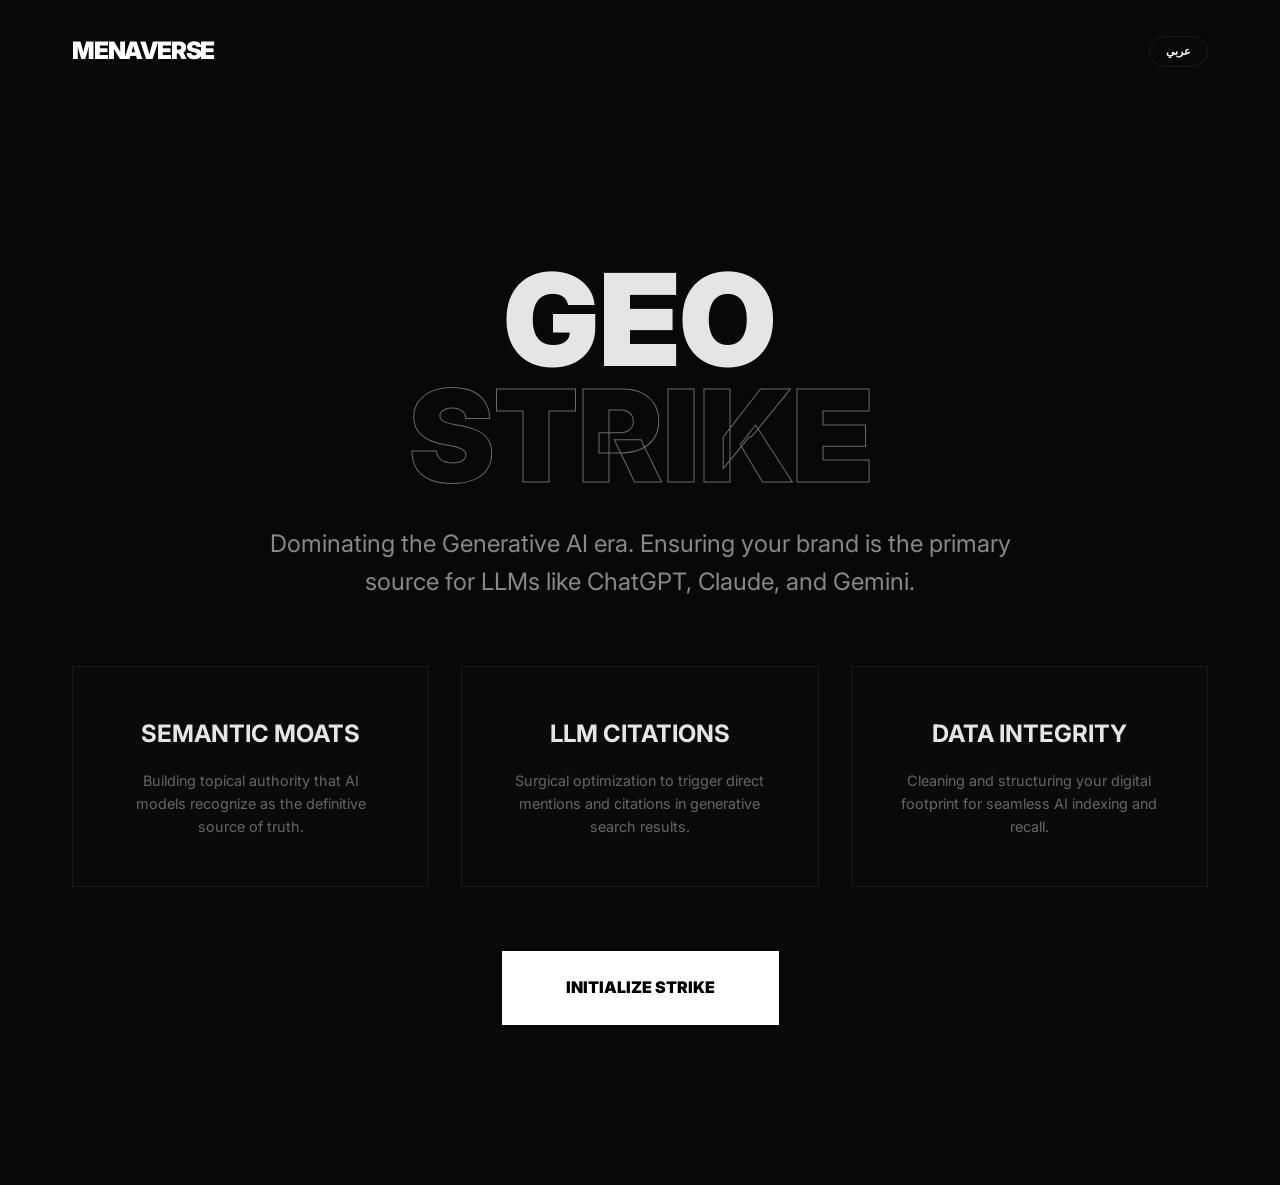
<file: geo-strike.html>
<!DOCTYPE html>
<html lang="en" dir="ltr">
<head>
    <meta charset="UTF-8">
    <meta name="viewport" content="width=device-width, initial-scale=1.0">
    <title>GEO STRIKE | Generative Engine Optimization | MenaVerse</title>
    <link href="https://fonts.googleapis.com/css2?family=Inter:wght@300;400;600;800;900&family=Cairo:wght@300;400;700;900&display=swap" rel="stylesheet">
    <style>
        :root {
            --bg-color: #080808;
            --text-color: #E5E5E5;
            --accent: #ffffff;
            --transition: all 0.4s cubic-bezier(0.16, 1, 0.3, 1);
        }
        * { margin: 0; padding: 0; box-sizing: border-box; }
        body { background-color: var(--bg-color); color: var(--text-color); font-family: 'Inter', sans-serif; line-height: 1.6; overflow-x: hidden; }
        body.font-arabic { font-family: 'Cairo', sans-serif; }
        .container { max-width: 1200px; margin: 0 auto; padding: 0 2rem; }
        nav { padding: 2rem 0; display: flex; justify-content: space-between; align-items: center; }
        .logo { font-weight: 900; font-size: 1.5rem; letter-spacing: -0.05em; text-decoration: none; color: white; }
        .hero { padding: 10rem 0; text-align: center; }
        h1 { font-size: clamp(3rem, 10vw, 8rem); font-weight: 900; line-height: 0.9; margin-bottom: 2rem; text-transform: uppercase; }
        .stroke-text { -webkit-text-stroke: 1px rgba(255, 255, 255, 0.4); color: transparent; }
        .desc { font-size: 1.5rem; color: #888; max-width: 800px; margin: 0 auto 4rem; }
        .grid { display: grid; grid-template-columns: repeat(auto-fit, minmax(300px, 1fr)); gap: 2rem; margin-top: 4rem; }
        .card { padding: 3rem; border: 1px solid #1a1a1a; background: #0a0a0a; transition: var(--transition); }
        .card:hover { border-color: white; transform: translateY(-10px); }
        .card h3 { font-size: 1.5rem; margin-bottom: 1rem; text-transform: uppercase; }
        .card p { color: #666; font-size: 0.9rem; }
        .cta-btn { display: inline-block; padding: 1.5rem 4rem; background: white; color: black; text-decoration: none; font-weight: 900; text-transform: uppercase; margin-top: 4rem; transition: var(--transition); }
        .cta-btn:hover { background: #888; color: white; }
        .lang-btn { background: transparent; border: 1px solid #1a1a1a; color: white; padding: 0.5rem 1rem; border-radius: 99px; cursor: pointer; font-weight: 800; font-size: 0.7rem; }
    </style>
</head>
<body>
    <div class="container">
        <nav>
            <a href="index.html" class="logo">MENAVERSE</a>
            <div>
                <button class="lang-btn" onclick="toggleLang()" id="lang-btn">AR</button>
            </div>
        </nav>

        <section class="hero">
            <h1 id="title">GEO<br><span class="stroke-text">STRIKE</span></h1>
            <p class="desc" id="desc">Dominating the Generative AI era. Ensuring your brand is the primary source for LLMs like ChatGPT, Claude, and Gemini.</p>
            
            <div class="grid">
                <div class="card">
                    <h3 id="c1-t">Semantic Moats</h3>
                    <p id="c1-d">Building topical authority that AI models recognize as the definitive source of truth.</p>
                </div>
                <div class="card">
                    <h3 id="c2-t">LLM Citations</h3>
                    <p id="c2-d">Surgical optimization to trigger direct mentions and citations in generative search results.</p>
                </div>
                <div class="card">
                    <h3 id="c3-t">Data Integrity</h3>
                    <p id="c3-d">Cleaning and structuring your digital footprint for seamless AI indexing and recall.</p>
                </div>
            </div>

            <a href="https://wa.me/201558058813" class="cta-btn" id="cta">Initialize Strike</a>
        </section>
    </div>

    <script>
        const t = {
            en: {
                title: 'GEO<br><span class="stroke-text">STRIKE</span>',
                desc: 'Dominating the Generative AI era. Ensuring your brand is the primary source for LLMs like ChatGPT, Claude, and Gemini.',
                c1t: 'Semantic Moats', c1d: 'Building topical authority that AI models recognize as the definitive source of truth.',
                c2t: 'LLM Citations', c2d: 'Surgical optimization to trigger direct mentions and citations in generative search results.',
                c3t: 'Data Integrity', c3d: 'Cleaning and structuring your digital footprint for seamless AI indexing and recall.',
                cta: 'Initialize Strike'
            },
            ar: {
                title: 'هجمة<br><span class="stroke-text">الـ GEO</span>',
                desc: 'الهيمنة في عصر الذكاء الاصطناعي التوليدي. بنضمن إن براندك يكون المصدر الأساسي لنماذج ChatGPT و Claude و Gemini.',
                c1t: 'الخنادق الدلالية', c1d: 'بناء سلطة موضوعية بتخلي نماذج الـ AI تعتمد عليك كمرجع نهائي للمعلومة.',
                c2t: 'اقتباسات الـ LLM', c2d: 'تحسين دقيق بيخلي الـ AI يذكر اسمك ويحط روابط موقعك في إجاباته.',
                c3t: 'سلامة البيانات', c3d: 'تنظيم وهيكلة بصمتك الرقمية عشان الـ AI يقدر يفهمها ويسترجعها بسهولة.',
                cta: 'ابدأ الهجوم'
            }
        };

        let lang = localStorage.getItem('preferredLang') || 'en';

        function toggleLang() {
            lang = lang === 'en' ? 'ar' : 'en';
            localStorage.setItem('preferredLang', lang);
            render();
        }

        function render() {
            const content = t[lang];
            const isAr = lang === 'ar';
            document.body.dir = isAr ? 'rtl' : 'ltr';
            document.body.classList.toggle('font-arabic', isAr);
            
            document.getElementById('title').innerHTML = content.title;
            document.getElementById('desc').innerText = content.desc;
            document.getElementById('c1-t').innerText = content.c1t;
            document.getElementById('c1-d').innerText = content.c1d;
            document.getElementById('c2-t').innerText = content.c2t;
            document.getElementById('c2-d').innerText = content.c2d;
            document.getElementById('c3-t').innerText = content.c3t;
            document.getElementById('c3-d').innerText = content.c3d;
            document.getElementById('cta').innerText = content.cta;
            document.getElementById('lang-btn').innerText = isAr ? 'EN' : 'عربي';
        }

        render();
    </script>
</body>
</html>
</file>
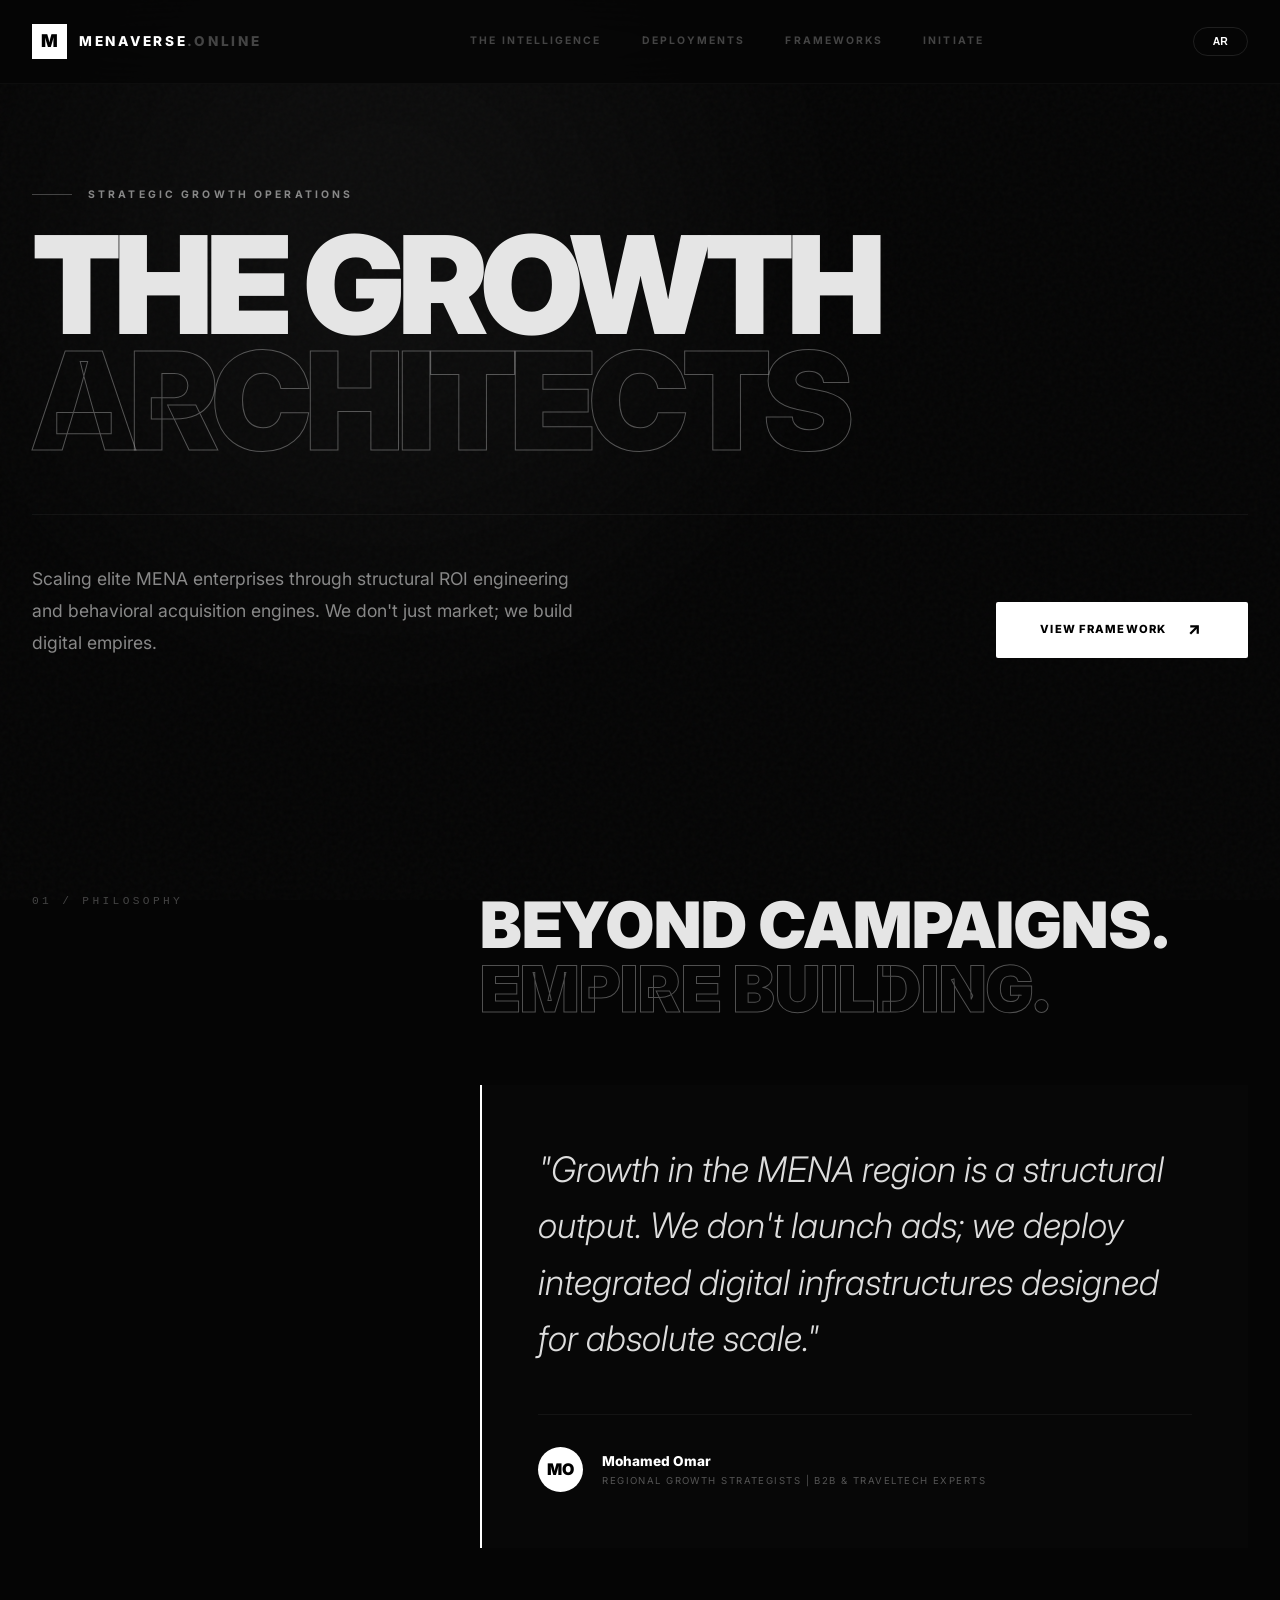
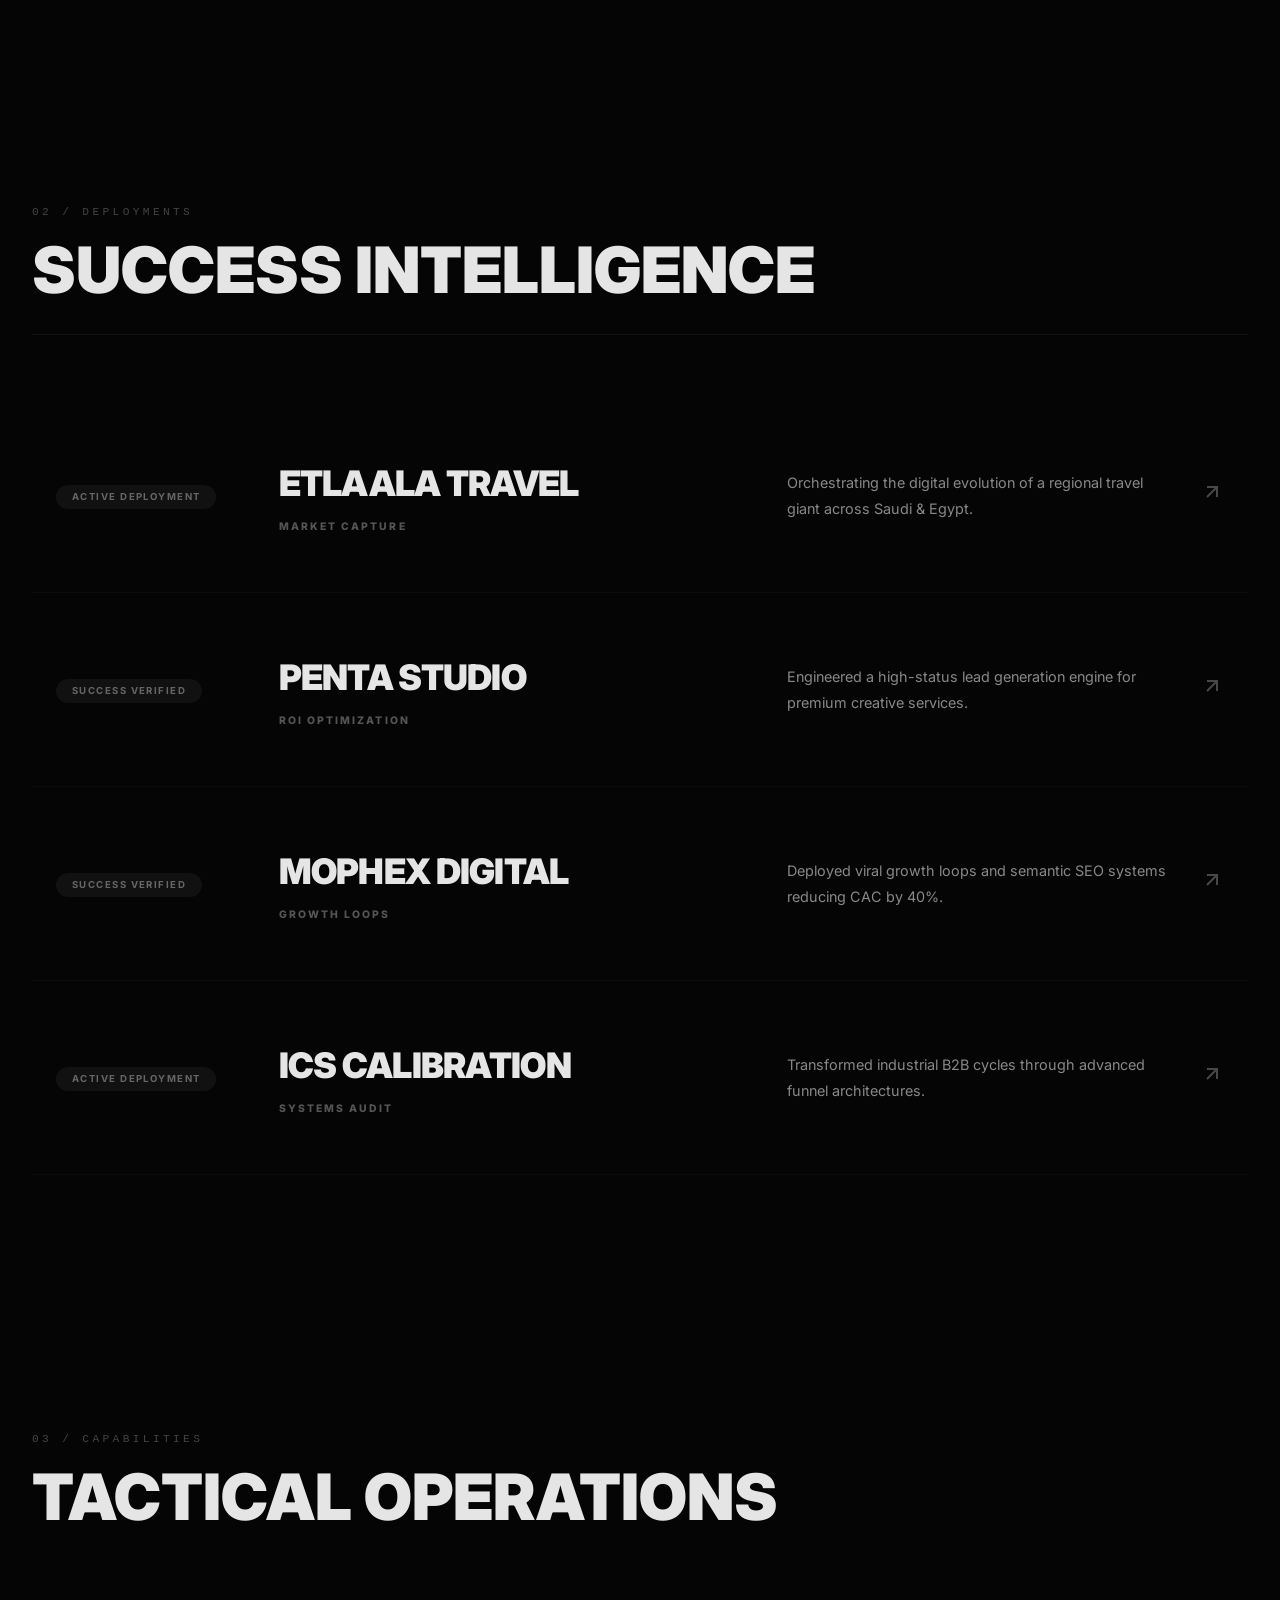
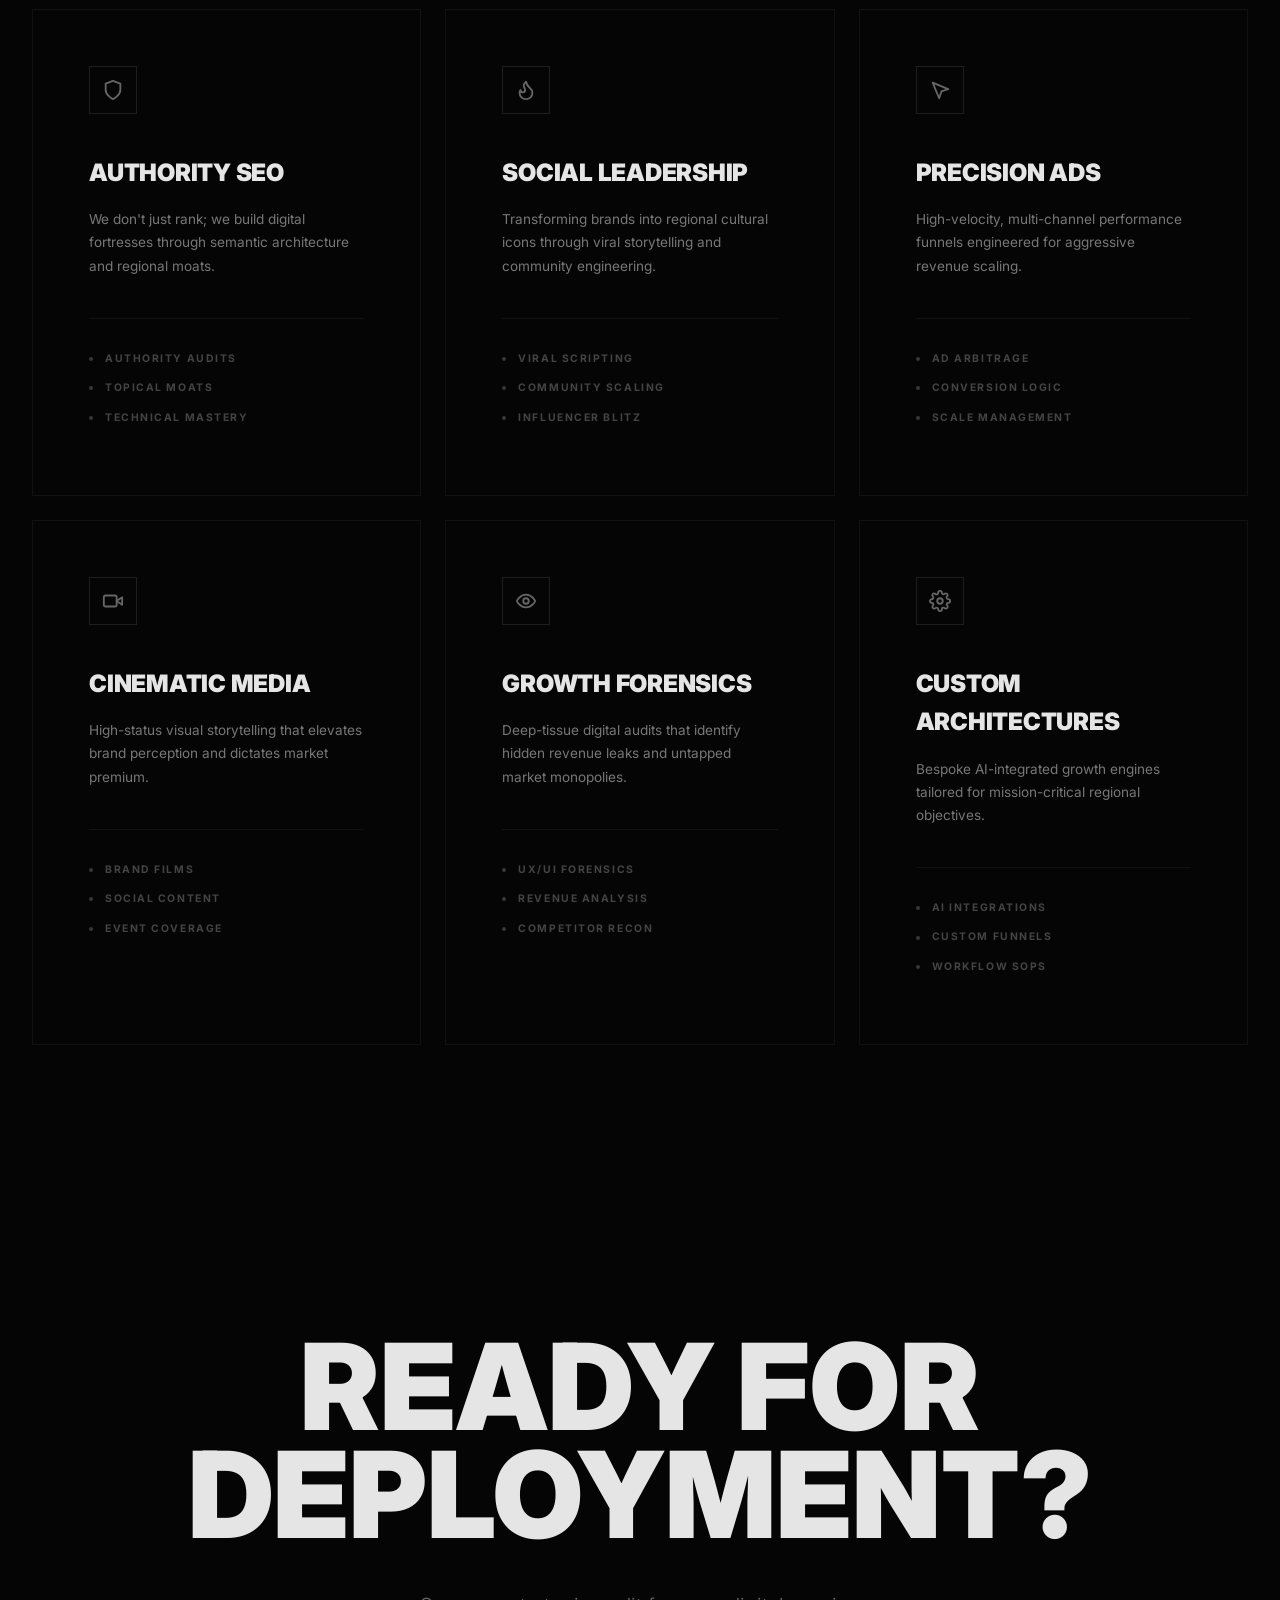
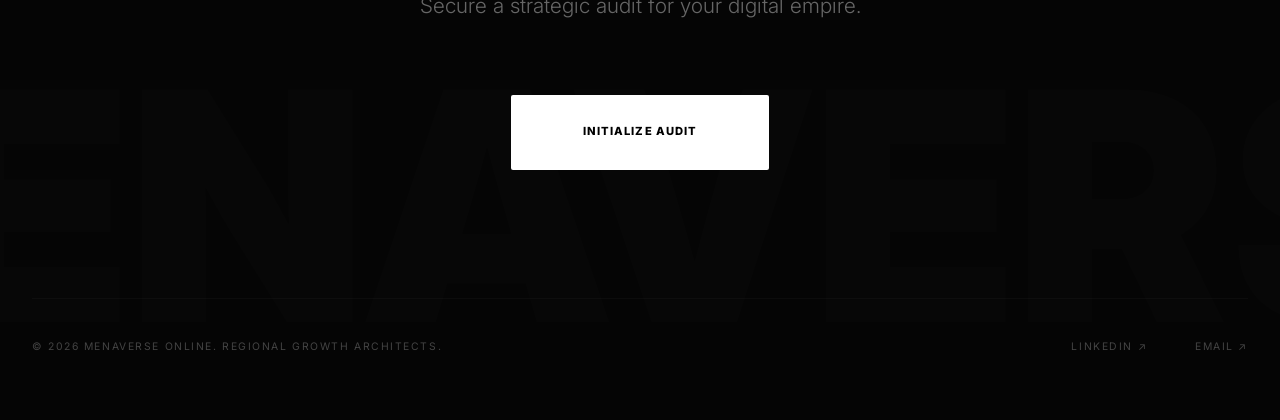
<file: portfolio.html>
<!DOCTYPE html>
<html lang="en" dir="ltr">
<head>
    <meta charset="UTF-8">
    <meta name="viewport" content="width=device-width, initial-scale=1.0">
    <title>MenaVerse | Regional Growth Architects</title>
    
    <!-- Fonts -->
    <link rel="preconnect" href="https://fonts.googleapis.com">
    <link rel="preconnect" href="https://fonts.gstatic.com" crossorigin>
    <link href="https://fonts.googleapis.com/css2?family=Inter:wght@300;400;600;800;900&family=Cairo:wght@300;400;700;900&display=swap" rel="stylesheet">

    <style>
        :root {
            --font-en: 'Inter', sans-serif;
            --font-ar: 'Cairo', sans-serif;
            --bg-color: #050505;
            --text-color: #E5E5E5;
            --silver: #C0C0C0;
            --gray-dim: #444;
            --gray-light: #888;
            --accent: #ffffff;
            --card-bg: rgba(255, 255, 255, 0.02);
            --transition: all 0.5s cubic-bezier(0.16, 1, 0.3, 1);
        }

        * {
            margin: 0;
            padding: 0;
            box-sizing: border-box;
        }

        html {
            scroll-behavior: smooth;
        }

        body {
            background-color: var(--bg-color);
            color: var(--text-color);
            font-family: var(--font-en);
            line-height: 1.6;
            overflow-x: hidden;
            -webkit-font-smoothing: antialiased;
        }

        body[dir="rtl"] {
            font-family: var(--font-ar);
            text-align: right;
        }

        /* Background Effects */
        .bg-noise {
            position: fixed;
            top: 0; left: 0; width: 100%; height: 100%;
            opacity: 0.03;
            pointer-events: none;
            z-index: 1;
            background-image: url("data:image/svg+xml,%3Csvg viewBox='0 0 256 256' xmlns='http://www.w3.org/2000/svg'%3E%3Cfilter id='noiseFilter'%3E%3CfeTurbulence type='fractalNoise' baseFrequency='0.8' numOctaves='3' stitchTiles='stitch'/%3E%3C/filter%3E%3Crect width='100%25' height='100%25' filter='url(%23noiseFilter)'/%3E%3C/svg%3E");
        }

        .bg-gradient {
            position: fixed;
            width: 80vw;
            height: 80vw;
            top: -30%;
            left: -10%;
            border-radius: 50%;
            filter: blur(120px);
            opacity: 0.05;
            background: radial-gradient(circle, #fff 0%, transparent 70%);
            pointer-events: none;
            z-index: 0;
            animation: pulse 15s infinite alternate;
        }

        @keyframes pulse {
            0% { transform: scale(1); opacity: 0.05; }
            100% { transform: scale(1.2); opacity: 0.02; }
        }

        /* Utilities */
        .container {
            max-width: 1300px;
            margin: 0 auto;
            padding: 0 2rem;
        }

        .section-padding {
            padding: 8rem 0;
        }

        .stroke-text {
            -webkit-text-stroke: 1px rgba(255, 255, 255, 0.3);
            color: transparent;
        }

        /* Navigation */
        nav {
            position: fixed;
            top: 0; width: 100%; z-index: 1000;
            padding: 1.5rem 2rem;
            display: flex;
            justify-content: space-between;
            align-items: center;
            backdrop-filter: blur(20px);
            background: rgba(5, 5, 5, 0.8);
            border-bottom: 1px solid rgba(255, 255, 255, 0.03);
        }

        .nav-logo {
            display: flex; align-items: center; gap: 0.75rem;
            text-decoration: none; color: white;
        }

        .logo-box {
            width: 35px; height: 35px;
            background: white; color: black;
            display: flex; align-items: center; justify-content: center;
            font-weight: 900; font-size: 1.1rem;
        }

        .brand-text {
            font-size: 0.85rem; font-weight: 800;
            letter-spacing: 0.2em; text-transform: uppercase;
        }

        .nav-links { display: flex; gap: 2.5rem; }
        .nav-links a {
            color: var(--gray-dim); text-decoration: none;
            font-size: 0.65rem; font-weight: 700;
            letter-spacing: 0.2em; text-transform: uppercase;
            transition: var(--transition);
        }
        .nav-links a:hover { color: white; }

        .lang-toggle {
            background: transparent;
            border: 1px solid rgba(255, 255, 255, 0.1);
            color: white;
            padding: 0.5rem 1.2rem;
            font-size: 0.65rem; font-weight: 800;
            cursor: pointer;
            transition: var(--transition);
            border-radius: 99px;
        }
        .lang-toggle:hover { background: white; color: black; }

        /* Hero */
        .hero {
            min-height: 85vh;
            display: flex; flex-direction: column;
            justify-content: center;
            padding-top: 5rem;
            position: relative;
            z-index: 10;
        }

        .tagline {
            display: flex; align-items: center; gap: 1rem;
            margin-bottom: 1.5rem;
        }
        .tagline span:first-child { width: 2.5rem; height: 1px; background: var(--gray-dim); }
        .tagline span:last-child {
            color: var(--gray-light); font-size: 0.65rem;
            font-weight: 700; letter-spacing: 0.3em; text-transform: uppercase;
        }

        .hero h1 {
            font-size: clamp(3.5rem, 12vw, 8.5rem);
            font-weight: 900; line-height: 0.85;
            text-transform: uppercase; margin-bottom: 3.5rem;
            letter-spacing: -0.05em;
        }

        .hero-footer {
            display: flex; justify-content: space-between; align-items: flex-end;
            border-top: 1px solid rgba(255, 255, 255, 0.05);
            padding-top: 3rem; flex-wrap: wrap; gap: 2rem;
        }

        .hero-desc {
            max-width: 550px; font-size: 1.1rem;
            color: #888; font-weight: 400; line-height: 1.8;
        }

        .cta-btn {
            display: inline-flex; align-items: center; gap: 1.2rem;
            background: white; color: black;
            padding: 1.2rem 2.8rem; text-decoration: none;
            font-weight: 800; text-transform: uppercase;
            font-size: 0.7rem; letter-spacing: 0.1em;
            transition: var(--transition);
            border-radius: 2px;
        }
        .cta-btn:hover { transform: translateY(-3px); box-shadow: 0 15px 30px rgba(255,255,255,0.05); }

        /* Strategy Section */
        .strategy-grid {
            display: grid; grid-template-columns: 1fr 2fr; gap: 4rem;
        }

        .section-label {
            font-family: monospace; color: var(--gray-dim);
            font-size: 0.7rem; letter-spacing: 0.3em;
            text-transform: uppercase; position: sticky; top: 120px;
        }

        .section-title {
            font-size: clamp(2rem, 5vw, 4.5rem);
            line-height: 1; margin-bottom: 4rem; text-transform: uppercase;
            font-weight: 900; tracking: -0.02em;
        }

        .quote-box {
            padding: 3.5rem; background: rgba(255,255,255,0.01);
            border-left: 2px solid white; position: relative;
        }
        body[dir="rtl"] .quote-box { border-left: none; border-right: 2px solid white; }

        .quote-text {
            font-size: clamp(1.4rem, 3vw, 2.2rem);
            font-weight: 300; font-style: italic;
            margin-bottom: 3rem; color: #ddd;
        }

        .author-info {
            display: flex; align-items: center; gap: 1.2rem;
            border-top: 1px solid rgba(255, 255, 255, 0.05); padding-top: 2rem;
        }
        .author-avatar {
            width: 45px; height: 45px; background: white;
            color: black; border-radius: 50%;
            display: flex; align-items: center; justify-content: center; font-weight: 900;
        }

        /* Clients List */
        .client-row {
            display: grid; grid-template-columns: 1fr 2.5fr 2fr auto;
            gap: 2rem; padding: 3.5rem 1.5rem;
            border-bottom: 1px solid rgba(255, 255, 255, 0.03);
            align-items: center; transition: var(--transition);
            opacity: 0; transform: translateY(30px);
        }
        .client-row.reveal { opacity: 1; transform: translateY(0); }
        .client-row:hover { background: rgba(255, 255, 255, 0.01); }

        .status-badge {
            font-size: 0.6rem; text-transform: uppercase;
            letter-spacing: 0.15em; background: rgba(255, 255, 255, 0.05);
            padding: 0.4rem 1rem; border-radius: 20px;
            color: #666; font-weight: 700;
        }

        .client-name {
            font-size: 2.2rem; font-weight: 900; text-transform: uppercase;
            letter-spacing: -0.02em;
        }

        .client-kpi {
            font-size: 0.65rem; font-weight: 800; color: #555;
            text-transform: uppercase; letter-spacing: 0.2em;
            margin-top: 0.5rem; display: block;
        }

        /* Services Grid */
        .services-grid {
            display: grid; grid-template-columns: repeat(auto-fit, minmax(380px, 1fr));
            gap: 1.5rem;
        }

        .service-card {
            padding: 3.5rem; border: 1px solid rgba(255, 255, 255, 0.05);
            background: transparent; transition: var(--transition);
            position: relative; cursor: pointer;
            display: flex; flex-direction: column;
        }
        .service-card:hover {
            border-color: rgba(255, 255, 255, 0.2);
            background: rgba(255, 255, 255, 0.01);
            transform: translateY(-5px);
        }

        .card-icon {
            width: 48px; height: 48px;
            border: 1px solid rgba(255, 255, 255, 0.1);
            display: flex; align-items: center; justify-content: center;
            margin-bottom: 2.5rem; transition: var(--transition);
            color: #666;
        }
        .service-card:hover .card-icon { background: white; color: black; border-color: white; }

        .card-title {
            font-size: 1.5rem; font-weight: 900; margin-bottom: 1rem;
            text-transform: uppercase; letter-spacing: -0.01em;
        }
        .card-desc { font-size: 0.85rem; color: #777; margin-bottom: 2.5rem; line-height: 1.7; }

        .card-points { list-style: none; border-top: 1px solid rgba(255, 255, 255, 0.05); padding-top: 2rem; }
        .card-points li {
            font-size: 0.65rem; font-weight: 700; text-transform: uppercase;
            letter-spacing: 0.15em; color: #444; margin-bottom: 0.8rem;
            display: flex; align-items: center; gap: 0.75rem;
        }
        .service-card:hover .card-points li { color: #aaa; }
        .card-points li::before { content: ''; width: 4px; height: 4px; background: rgba(255, 255, 255, 0.2); border-radius: 50%; }

        /* Footer */
        footer {
            padding: 10rem 0 4rem; position: relative;
            overflow: hidden; text-align: center;
        }
        .footer-bg-text {
            position: absolute; bottom: -5%; left: 50%; transform: translateX(-50%);
            font-size: 25vw; font-weight: 900; color: rgba(255, 255, 255, 0.01);
            white-space: nowrap; pointer-events: none; z-index: 0;
        }
        .footer-title { font-size: clamp(3rem, 10vw, 7.5rem); font-weight: 900; text-transform: uppercase; line-height: 0.9; margin-bottom: 2.5rem; }

        .footer-links {
            margin-top: 8rem; padding-top: 2.5rem;
            border-top: 1px solid rgba(255, 255, 255, 0.03);
            display: flex; justify-content: space-between; align-items: center;
            color: #444; font-size: 0.65rem; text-transform: uppercase; letter-spacing: 0.15em;
            position: relative; z-index: 10;
        }
        .footer-links a { color: #444; text-decoration: none; transition: var(--transition); }
        .footer-links a:hover { color: white; }

        /* Mobile */
        @media (max-width: 768px) {
            .nav-links { display: none; }
            .strategy-grid { grid-template-columns: 1fr; }
            .section-label { position: relative; top: 0; margin-bottom: 1.5rem; }
            .client-row { grid-template-columns: 1fr; gap: 1.5rem; padding: 2.5rem 1rem; }
            .footer-links { flex-direction: column; gap: 2rem; }
        }
    </style>
</head>
<body>

    <div class="bg-noise"></div>
    <div class="bg-gradient"></div>

    <!-- Navigation -->
    <nav>
        <a href="index.html" class="nav-logo">
            <div class="logo-box">M</div>
            <div class="brand-text">
                <span id="txt-brand">MENAVERSE</span><span id="txt-suffix" style="color: var(--gray-dim);">.ONLINE</span>
            </div>
        </a>
        <div class="nav-links">
            <a href="#vision" data-key="nav-vision">The Intelligence</a>
            <a href="#history" data-key="nav-history">Deployments</a>
            <a href="#blueprint" data-key="nav-blueprint">Frameworks</a>
            <a href="#contact" data-key="nav-contact">Initiate</a>
        </div>
        <button class="lang-toggle" onclick="toggleLanguage()" id="btn-lang">AR</button>
    </nav>

    <div class="container">
        <!-- Hero Section -->
        <section class="hero">
            <div class="tagline">
                <span></span>
                <span id="hero-tag" data-key="hero-tag">Strategic Growth Operations</span>
            </div>
            <h1 id="hero-title">
                THE GROWTH<br><span class="stroke-text hero-sub" id="hero-subtitle">ARCHITECTS</span>
            </h1>
            <div class="hero-footer">
                <p class="hero-desc" id="hero-desc">Scaling elite MENA enterprises through structural ROI engineering and behavioral acquisition engines. We don't just market; we build market dominance.</p>
                <a href="#blueprint" class="cta-btn">
                    <span id="hero-cta">View Framework</span>
                    <svg width="18" height="18" viewBox="0 0 24 24" fill="none" stroke="currentColor" stroke-width="3"><line x1="7" y1="17" x2="17" y2="7"></line><polyline points="7 7 17 7 17 17"></polyline></svg>
                </a>
            </div>
        </section>

        <!-- Strategy Section -->
        <section id="vision" class="section-padding">
            <div class="strategy-grid">
                <div class="section-label" id="label-01">01 / PHILOSOPHY</div>
                <div>
                    <h2 class="section-title" id="strat-title">Beyond Campaigns.<br><span class="stroke-text">Empire Building.</span></h2>
                    <div class="quote-box">
                        <p class="quote-text" id="strat-quote">"Growth in the MENA region is a structural output. We don't launch ads; we deploy integrated digital infrastructures designed for absolute scale."</p>
                        <div class="author-info">
                            <div class="author-avatar">MO</div>
                            <div id="author-text">
                                <p style="font-weight: 800; font-size: 0.85rem; color: white;">Mohamed Omar</p>
                                <p style="color: #555; font-size: 0.6rem; text-transform: uppercase; letter-spacing: 0.15em;" id="strat-detail">Regional Growth Strategist | B2B & TravelTech Expert</p>
                            </div>
                        </div>
                    </div>
                </div>
            </div>
        </section>

        <!-- Clients Section -->
        <section id="history" class="section-padding">
            <div style="border-bottom: 1px solid rgba(255,255,255,0.05); padding-bottom: 2rem; margin-bottom: 4rem;">
                <div class="section-label" style="position: relative; top: 0; margin-bottom: 1rem;" id="label-02">02 / DEPLOYMENTS</div>
                <h2 class="section-title" style="margin-bottom: 0;" id="clients-title">Success Intelligence</h2>
            </div>
            <div class="client-list" id="client-container">
                <!-- Injected via JS -->
            </div>
        </section>

        <!-- Services Section -->
        <section id="blueprint" class="section-padding">
            <div style="margin-bottom: 5rem;">
                <div class="section-label" style="position: relative; top: 0; margin-bottom: 1rem;" id="label-03">03 / CAPABILITIES</div>
                <h2 class="section-title" id="services-title">Tactical Operations</h2>
            </div>
            <div class="services-grid" id="services-container">
                <!-- Injected via JS -->
            </div>
        </section>
    </div>

    <!-- Footer -->
    <footer id="contact">
        <div class="footer-bg-text">MENAVERSE</div>
        <div class="container" style="position: relative; z-index: 1;">
            <h2 class="footer-title" id="footer-title">Ready for Deployment?</h2>
            <p style="color: #666; font-size: 1.3rem; margin-bottom: 4.5rem; font-weight: 300;" id="footer-desc">Secure a strategic audit for your digital empire.</p>
            
            <a href="https://wa.me/201558058813" class="cta-btn" style="padding: 1.8rem 4.5rem;">
                <span id="footer-cta">Initialize Audit</span>
            </a>

            <div class="footer-links">
                <div style="display: flex; flex-direction: column; gap: 0.5rem;">
                    <span id="footer-copy">© 2026 MENAVERSE ONLINE. REGIONAL GROWTH ARCHITECTS.</span>
                </div>
                <div style="display: flex; gap: 3rem;">
                    <a href="https://www.linkedin.com/company/menaverse-online/" target="_blank">LINKEDIN ↗</a>
                    <a href="mailto:info@menaverse.online">EMAIL ↗</a>
                </div>
            </div>
        </div>
    </footer>

    <!-- SVG Library -->
    <svg style="display: none;">
        <symbol id="icon-shield" viewBox="0 0 24 24" fill="none" stroke="currentColor" stroke-width="2" stroke-linecap="round" stroke-linejoin="round"><path d="M12 22s8-4 8-10V5l-8-3-8 3v7c0 6 8 10 8 10z"/></symbol>
        <symbol id="icon-flame" viewBox="0 0 24 24" fill="none" stroke="currentColor" stroke-width="2" stroke-linecap="round" stroke-linejoin="round"><path d="M8.5 14.5A2.5 2.5 0 0 0 11 12c0-1.38-.5-2-1-3-1.072-2.143-.224-4.054 2-6 .5 2.5 2 4.9 4 6.5 2 1.6 3 3.5 3 5.5a7 7 0 1 1-14 0c0-1.153.433-2.294 1-3a2.5 2.5 0 0 0 2.5 2.5z"/></symbol>
        <symbol id="icon-mouse" viewBox="0 0 24 24" fill="none" stroke="currentColor" stroke-width="2" stroke-linecap="round" stroke-linejoin="round"><path d="m4 4 7.07 17 2.51-7.39L21 11.07z"/></symbol>
        <symbol id="icon-video" viewBox="0 0 24 24" fill="none" stroke="currentColor" stroke-width="2" stroke-linecap="round" stroke-linejoin="round"><path d="m22 8-6 4 6 4V8Z"/><rect width="14" height="12" x="2" y="6" rx="2" ry="2"/></symbol>
        <symbol id="icon-eye" viewBox="0 0 24 24" fill="none" stroke="currentColor" stroke-width="2" stroke-linecap="round" stroke-linejoin="round"><path d="M2 12s3-7 10-7 10 7 10 7-3 7-10 7-10-7-10-7Z"/><circle cx="12" cy="12" r="3"/></symbol>
        <symbol id="icon-settings" viewBox="0 0 24 24" fill="none" stroke="currentColor" stroke-width="2" stroke-linecap="round" stroke-linejoin="round"><circle cx="12" cy="12" r="3"/><path d="M19.4 15a1.65 1.65 0 0 0 .33 1.82l.06.06a2 2 0 0 1 0 2.83 2 2 0 0 1-2.83 0l-.06-.06a1.65 1.65 0 0 0-1.82-.33 1.65 1.65 0 0 0-1 1.51V21a2 2 0 0 1-2 2 2 2 0 0 1-2-2v-.09A1.65 1.65 0 0 0 9 19.4a1.65 1.65 0 0 0-1.82.33l-.06.06a2 2 0 0 1-2.83 0 2 2 0 0 1 0-2.83l.06-.06a1.65 1.65 0 0 0 .33-1.82 1.65 1.65 0 0 0-1.51-1H3a2 2 0 0 1-2-2 2 2 0 0 1 2-2h.09A1.65 1.65 0 0 0 4.6 9a1.65 1.65 0 0 0-.33-1.82l-.06-.06a2 2 0 0 1 0-2.83 2 2 0 0 1 2.83 0l.06.06a1.65 1.65 0 0 0 1.82.33H9a1.65 1.65 0 0 0 1-1.51V3a2 2 0 0 1 2-2 2 2 0 0 1 2 2v.09a1.65 1.65 0 0 0 1 1.51 1.65 1.65 0 0 0 1.82-.33l.06-.06a2 2 0 0 1 2.83 0 2 2 0 0 1 0 2.83l-.06.06a1.65 1.65 0 0 0-.33 1.82V9a1.65 1.65 0 0 0 1.51 1H21a2 2 0 0 1 2 2 2 2 0 0 1-2 2h-.09a1.65 1.65 0 0 0-1.51 1z"/></symbol>
    </svg>

    <script>
        const content = {
            en: {
                nav: { vision: 'The Intelligence', history: 'Deployments', blueprint: 'Frameworks', contact: 'Initiate' },
                hero: {
                    tag: 'Strategic Growth Operations',
                    title: 'THE GROWTH',
                    subtitle: 'ARCHITECTS',
                    desc: 'Scaling elite MENA enterprises through structural ROI engineering and behavioral acquisition engines. We don\'t just market; we build digital empires.',
                    cta: 'View Framework'
                },
                strategy: {
                    label: '01 / PHILOSOPHY',
                    title: 'Beyond Campaigns.',
                    title2: 'Empire Building.',
                    quote: '"Growth in the MENA region is a structural output. We don\'t launch ads; we deploy integrated digital infrastructures designed for absolute scale."',
                    detail: 'Regional Growth Strategists | B2B & TravelTech Experts'
                },
                history: {
                    label: '02 / DEPLOYMENTS',
                    title: 'Success Intelligence',
                    items: [
                        { company: "Etlaala Travel", status: "Active Deployment", impact: "Digital Transformation", desc: "Orchestrating the digital evolution of a regional travel giant across Saudi & Egypt.", kpi: "Market Capture" },
                        { company: "Penta Studio", status: "Success Verified", impact: "Authority Scaling", desc: "Engineered a high-status lead generation engine for premium creative services.", kpi: "ROI Optimization" },
                        { company: "Mophex Digital", status: "Success Verified", impact: "Behavioral Acquisition", desc: "Deployed viral growth loops and semantic SEO systems reducing CAC by 40%.", kpi: "Growth Loops" },
                        { company: "ICS Calibration", status: "Active Deployment", impact: "B2B Sales Systems", desc: "Transformed industrial B2B cycles through advanced funnel architectures.", kpi: "Systems Audit" }
                    ]
                },
                frameworks: {
                    label: '03 / CAPABILITIES',
                    title: 'Tactical Operations',
                    items: [
                        { title: 'Authority SEO', desc: "We don't just rank; we build digital fortresses through semantic architecture and regional moats.", points: ['Authority Audits', 'Topical Moats', 'Technical Mastery'], icon: 'shield' },
                        { title: 'Social Leadership', desc: 'Transforming brands into regional cultural icons through viral storytelling and community engineering.', points: ['Viral Scripting', 'Community Scaling', 'Influencer Blitz'], icon: 'flame' },
                        { title: 'Precision Ads', desc: 'High-velocity, multi-channel performance funnels engineered for aggressive revenue scaling.', points: ['Ad Arbitrage', 'Conversion Logic', 'Scale Management'], icon: 'mouse' },
                        { title: 'Cinematic Media', desc: 'High-status visual storytelling that elevates brand perception and dictates market premium.', points: ['Brand Films', 'Social Content', 'Event Coverage'], icon: 'video' },
                        { title: 'Growth Forensics', desc: 'Deep-tissue digital audits that identify hidden revenue leaks and untapped market monopolies.', points: ['UX/UI Forensics', 'Revenue Analysis', 'Competitor Recon'], icon: 'eye' },
                        { title: 'Custom Architectures', desc: 'Bespoke AI-integrated growth engines tailored for mission-critical regional objectives.', points: ['AI Integrations', 'Custom Funnels', 'Workflow SOPs'], icon: 'settings' }
                    ]
                },
                footer: {
                    title: 'Ready for Deployment?',
                    desc: 'Secure a strategic audit for your digital empire.',
                    btn: 'Initialize Audit',
                    copy: '© 2026 MENAVERSE ONLINE. REGIONAL GROWTH ARCHITECTS.'
                }
            },
            ar: {
                nav: { vision: 'الاستخبارات الرقمية', history: 'المهام المنفذة', blueprint: 'أطر العمل', contact: 'تواصل معنا' },
                hero: {
                    tag: 'عمليات نمو استراتيجي',
                    title: 'مـعمـاريـو',
                    subtitle: 'الـنـمـو الإقليمي',
                    desc: 'نعمل على توسع الشركات النخبوية في المنطقة من خلال هندسة العائد الاستثماري (ROI) وأنظمة الاستحواذ السلوكي. نحن لا نسوق؛ نحن نبني سيادة سوقية.',
                    cta: 'عرض أطر العمل'
                },
                strategy: {
                    label: '٠١ / الفلسفة',
                    title: 'تجاوز الحملات.',
                    title2: 'بناء الإمبراطوريات.',
                    quote: '"النمو في الشرق الأوسط هو مخرج هيكلي. نحن لا نطلق إعلانات؛ نحن ننشر بنيات تحتية رقمية متكاملة مصممة للهيمنة المطلقة."',
                    detail: 'استراتيجي نمو إقليمي | خبير B2B وتكنولوجيا السفر'
                },
                history: {
                    label: '٠٢ / المهام المنفذة',
                    title: 'استخبارات النجاح',
                    items: [
                        { company: "إطلالة للسفر", status: "مهمة نشطة", impact: "تحول رقمي شامل", desc: "قيادة التطور الرقمي لعملاق السفر في المنطقة عبر السوق السعودي والمصري.", kpi: "الاستحواذ السوقي" },
                        { company: "بينتا ستوديو", status: "تم التحقق", impact: "رفع سلطة البراند", desc: "هندسة محرك جذب عملاء رفيع المستوى للخدمات الإبداعية الفاخرة.", kpi: "تحسين العائد" },
                        { company: "موفيكس ديجيتال", status: "تم التحقق", impact: "الاستحواذ السلوكي", desc: "نشر حلقات نمو فيروسية وأنظمة SEO دلالية خفضت تكلفة الاستحواذ بنسبة ٤٠٪.", kpi: "حلقات النمو" },
                        { company: "ICS Calibration", status: "مهمة نشطة", impact: "أنظمة مبيعات B2B", desc: "تحويل دورات المبيعات الصناعية المعقدة من خلال أقماع مبيعات متطورة.", kpi: "تدقيق الأنظمة" }
                    ]
                },
                frameworks: {
                    label: '٠٣ / القدرات التكتيكية',
                    title: 'العمليات الميدانية',
                    items: [
                        { title: 'سلطة الـ SEO', desc: 'نحن لا نتصدر النتائج فحسب؛ بل نبني قلاعاً رقمية من خلال الهندسة الدلالية والخنادق الموضوعية.', points: ['تدقيق السلطة', 'بناء الخنادق', 'الإتقان التقني'], icon: 'shield' },
                        { title: 'الريادة الاجتماعية', desc: 'تحويل العلامات التجارية إلى أيقونات ثقافية إقليمية من خلال أنظمة فيروسية مدفوعة بعلم النفس.', points: ['السيناريو الفيروسي', 'توسيع المجتمعات', 'حملات المؤثرين'], icon: 'flame' },
                        { title: 'الإعلانات الدقيقة', desc: 'قنوات أداء عالية السرعة مصممة خصيصاً لمضاعفة الإيرادات بمعدلات هجومية.', points: ['مراجحة القنوات', 'منطق التحويل', 'إدارة التوسع'], icon: 'mouse' },
                        { title: 'الإنتاج السينمائي', desc: 'سرد قصصي مرئي عالي المستوى يرفع قيمة علامتك التجارية ويفرض سيادتها في السوق.', points: ['أفلام البراند', 'محتوى اجتماعي', 'تغطية الفعاليات'], icon: 'video' },
                        { title: 'استخبارات النمو', desc: 'تدقيقات رقمية عميقة تكشف عن تسريبات الإيرادات الخفية وفرص احتكار السوق.', points: ['الطب الشرعي للـ UX', 'تحليل الإيرادات', 'استطلاع المنافسين'], icon: 'eye' },
                        { title: 'الأنظمة المخصصة', desc: 'محركات نمو مدمجة بالذكاء الاصطناعي، مصممة خصيصاً لتحقيق الأهداف الإقليمية الحرجة.', points: ['تكامل الـ AI', 'أقماع مخصصة', 'أدلة العمل SOP'], icon: 'settings' }
                    ]
                },
                footer: {
                    title: 'جاهز نبدأ التنفيذ؟',
                    desc: 'احجز تقييم استراتيجي لإمبراطوريتك الرقمية الآن.',
                    btn: 'ابدأ التقييم الفني',
                    copy: '© ٢٠٢٦ مينافـيـرس أونلاين. معماريو النمو الإقليمي.'
                }
            }
        };

        let currentLang = localStorage.getItem('preferredLang') || 'en';

        function toggleLanguage() {
            currentLang = currentLang === 'en' ? 'ar' : 'en';
            localStorage.setItem('preferredLang', currentLang);
            render();
        }

        function render() {
            const t = content[currentLang];
            const isAr = currentLang === 'ar';
            document.body.dir = isAr ? 'rtl' : 'ltr';

            // Nav
            document.getElementById('btn-lang').innerText = isAr ? 'EN' : 'AR';
            document.querySelectorAll('.nav-links a').forEach(el => {
                const key = el.getAttribute('data-key').split('-')[1];
                el.innerText = t.nav[key];
            });

            // Hero
            document.getElementById('hero-tag').innerText = t.hero.tag;
            document.getElementById('hero-title').innerHTML = `${t.hero.title}<br><span class="stroke-text hero-sub">${t.hero.subtitle}</span>`;
            document.getElementById('hero-desc').innerText = t.hero.desc;
            document.getElementById('hero-cta').innerText = t.hero.cta;

            // Strategy
            document.getElementById('label-01').innerText = t.strategy.label;
            document.getElementById('strat-title').innerHTML = `${t.strategy.title}<br><span class="stroke-text">${t.strategy.title2}</span>`;
            document.getElementById('strat-quote').innerText = t.strategy.quote;
            document.getElementById('strat-detail').innerText = t.strategy.detail;

            // Sections
            document.getElementById('label-02').innerText = t.history.label;
            document.getElementById('clients-title').innerText = t.history.title;
            document.getElementById('label-03').innerText = t.frameworks.label;
            document.getElementById('services-title').innerText = t.frameworks.title;

            // Footer
            document.getElementById('footer-title').innerText = t.footer.title;
            document.getElementById('footer-desc').innerText = t.footer.desc;
            document.getElementById('footer-cta').innerText = t.footer.btn;
            document.getElementById('footer-copy').innerText = t.footer.copy;

            // Render Clients
            const clientContainer = document.getElementById('client-container');
            clientContainer.innerHTML = t.history.items.map((item, idx) => `
                <div class="client-row" style="transition-delay: ${idx * 0.1}s">
                    <div><span class="status-badge">${item.status}</span></div>
                    <div>
                        <h3 class="client-name">${item.company}</h3>
                        <span class="client-kpi">${item.kpi}</span>
                    </div>
                    <div>
                        <p class="hero-desc" style="font-size: 0.9rem; max-width: none;">${item.desc}</p>
                    </div>
                    <div style="opacity: 0.3">
                        <svg width="24" height="24" viewBox="0 0 24 24" fill="none" stroke="currentColor" stroke-width="2"><line x1="7" y1="17" x2="17" y2="7"></line><polyline points="7 7 17 7 17 17"></polyline></svg>
                    </div>
                </div>
            `).join('');

            // Render Services
            const servicesContainer = document.getElementById('services-container');
            servicesContainer.innerHTML = t.frameworks.items.map(item => `
                <div class="service-card">
                    <div class="card-icon">
                        <svg width="22" height="22"><use href="#icon-${item.icon}"/></svg>
                    </div>
                    <h3 class="card-title">${item.title}</h3>
                    <p class="card-desc">${item.desc}</p>
                    <ul class="card-points">
                        ${item.points.map(p => `<li>${p}</li>`).join('')}
                    </ul>
                </div>
            `).join('');

            initIntersectionObserver();
        }

        function initIntersectionObserver() {
            const observer = new IntersectionObserver((entries) => {
                entries.forEach(entry => {
                    if (entry.isIntersecting) entry.target.classList.add('reveal');
                });
            }, { threshold: 0.1 });
            document.querySelectorAll('.client-row').forEach(el => observer.observe(el));
        }

        window.onload = render;
    </script>
</body>
</html>
</file>
